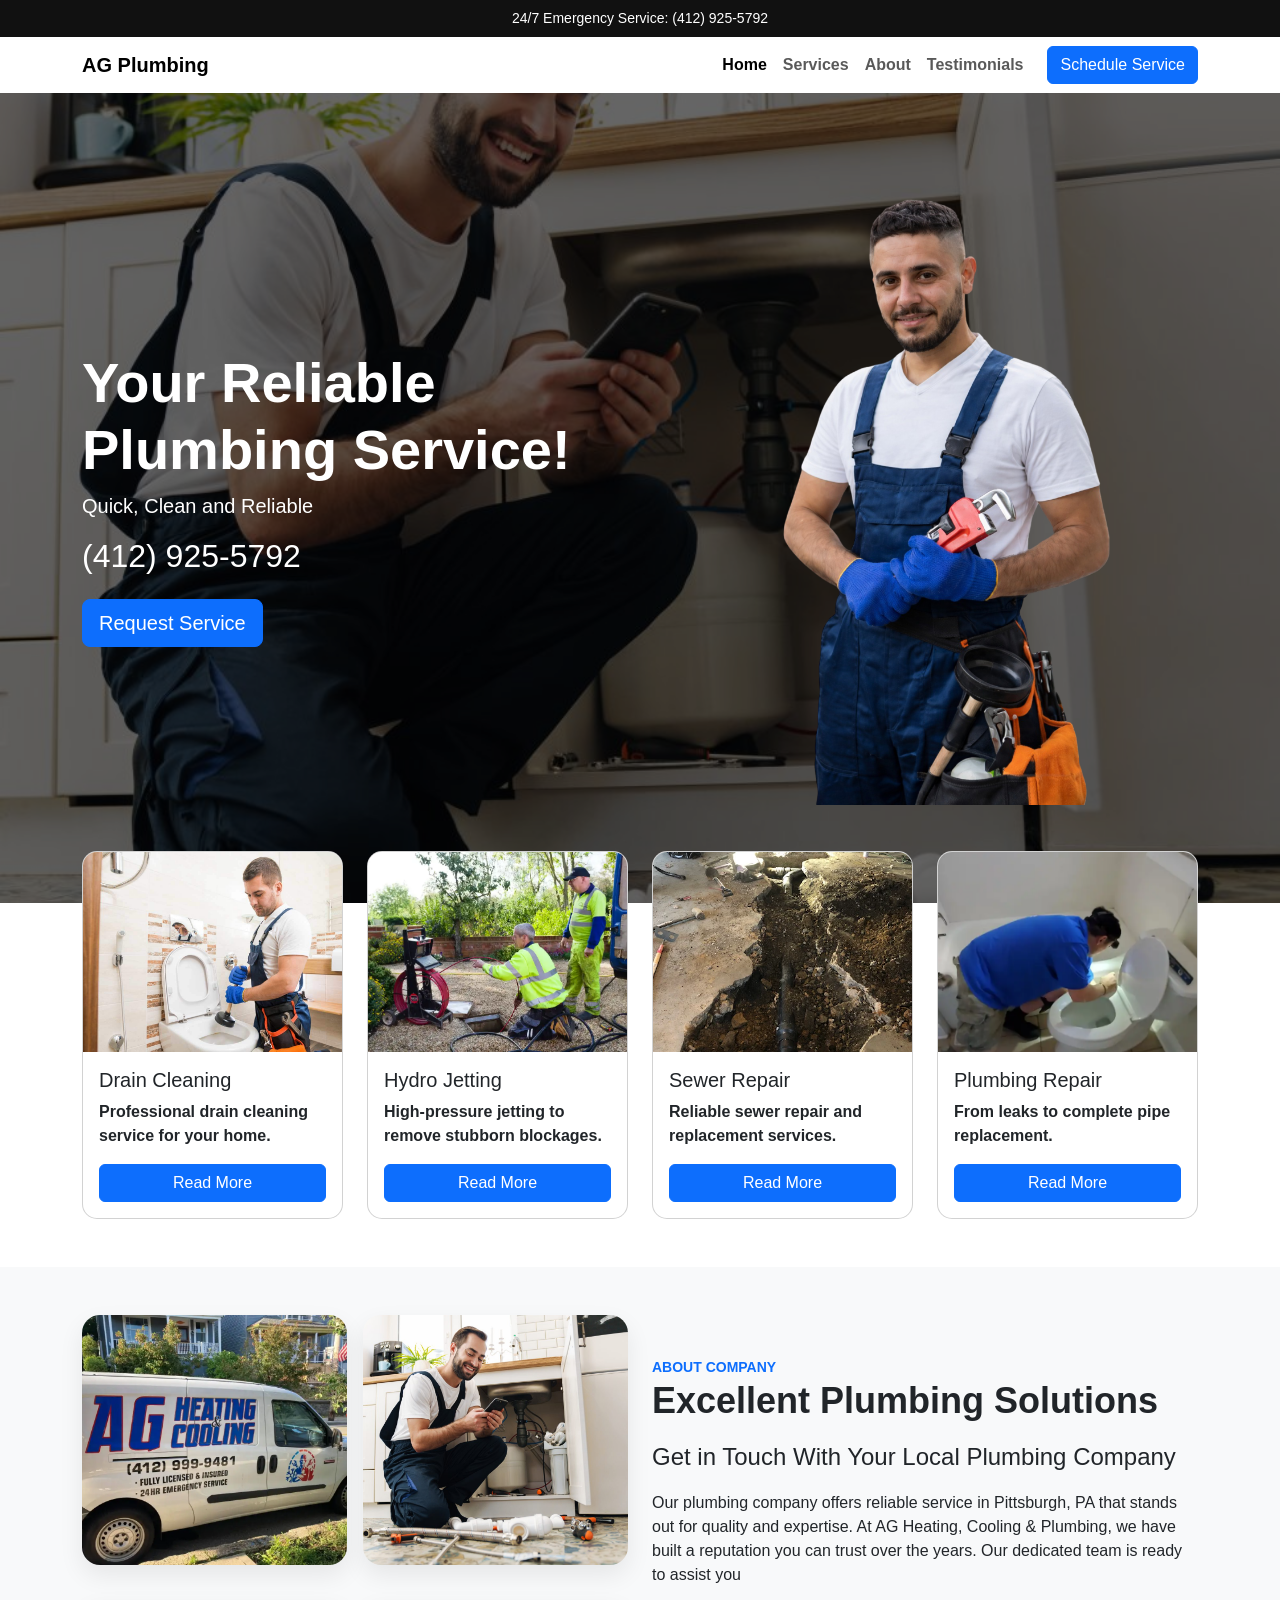
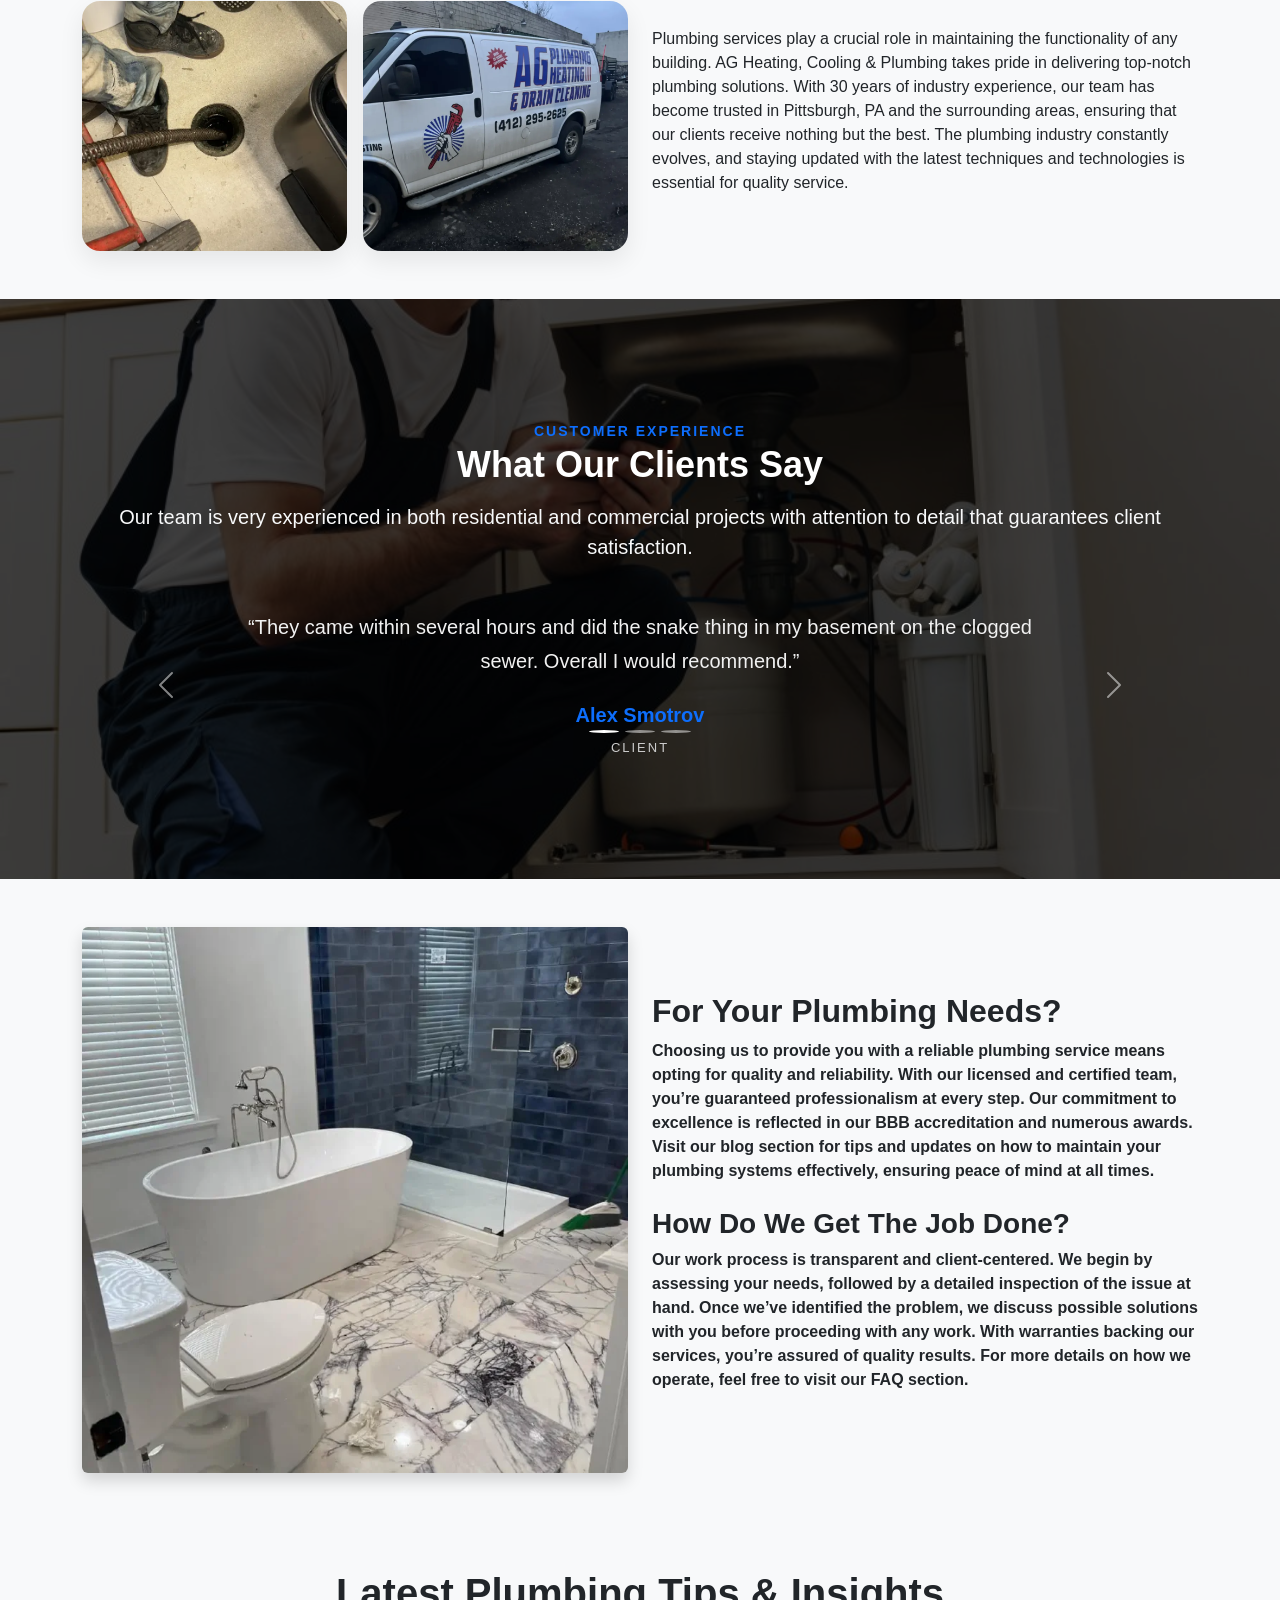
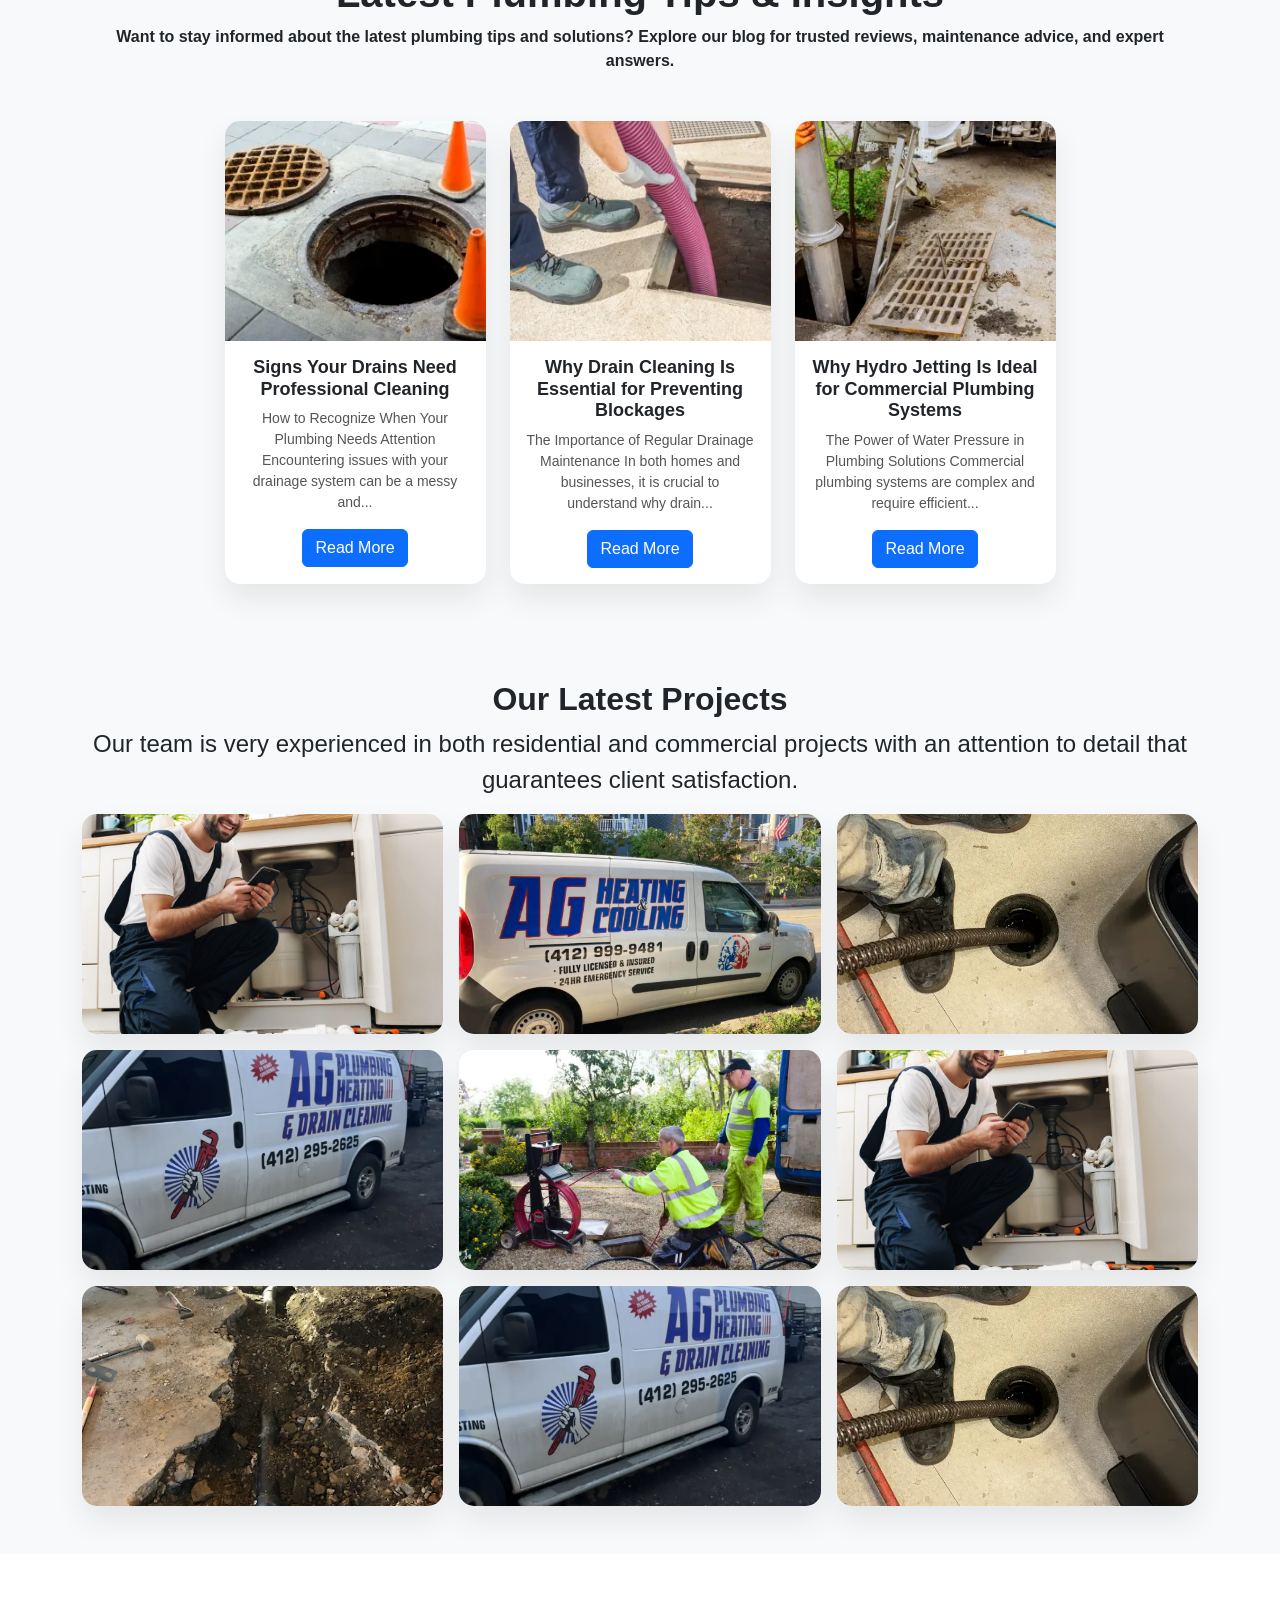
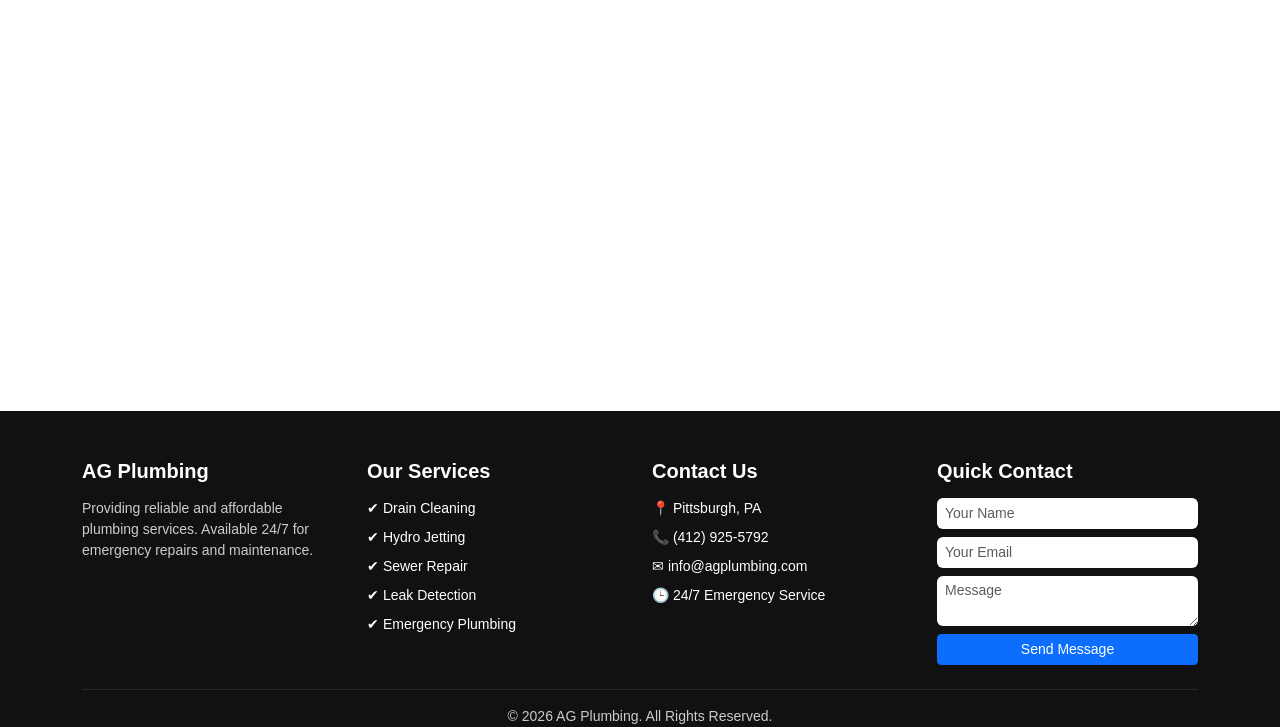
<file: index.html>
<!DOCTYPE html>
<html lang="en">

<head>
    <meta charset="UTF-8">
    <title>AG Plumbing</title>
    <meta name="viewport" content="width=device-width, initial-scale=1">

    <link href="https://cdn.jsdelivr.net/npm/bootstrap@5.3.2/dist/css/bootstrap.min.css" rel="stylesheet">

    <link rel="stylesheet" href="home.css">
</head>

<body>

    <div class="top-bar text-center">
        24/7 Emergency Service: (412) 925-5792
    </div>

    <nav class="navbar navbar-expand-lg navbar-light bg-white shadow-sm  fw-bold ">
        <div class="container">
            <a class="navbar-brand fw-bold" href="#">AG Plumbing</a>
            <button class="navbar-toggler" type="button" data-bs-toggle="collapse" data-bs-target="#navbarNav">
                <span class="navbar-toggler-icon"></span>
            </button>

            <div class="collapse navbar-collapse" id="navbarNav">
                <ul class="navbar-nav ms-auto">
                    <li class="nav-item"><a class="nav-link active" href="#">Home</a></li>
                    <li class="nav-item"><a class="nav-link" href="#services">Services</a></li>
                    <li class="nav-item"><a class="nav-link" href="#about">About</a></li>
                    <li class="nav-item"><a class="nav-link" href="#testimonials">Testimonials</a></li>
                </ul>
                <a href="#" class="btn btn-primary ms-lg-3">Schedule Service</a>
            </div>
        </div>
    </nav>

    <!-- Hero -->
    <section class="hero">
        <div class="hero-overlay"></div>
        <div class="container hero-content">
            <div class="row align-items-center">
                <div class="col-lg-6 text-white">
                    <h1>Your Reliable <br> Plumbing Service!</h1>
                    <p class="lead">Quick, Clean and Reliable</p>
                    <h2>(412) 925-5792</h2>
                    <a href="#" class="btn btn-primary btn-lg mt-3">Request Service</a>
                </div>
                <div class="col-lg-6 text-center mt-5 mt-lg-0 h-50">
                    <img src="./asset/plumber.png" class="img-fluid w-75">
                </div>
            </div>
        </div>
    </section>

    <!-- Services -->
    <section id="services" class="py-5 fw-bold ">
        <div class="container">
            <div class="row g-4">

                <div class="col-md-6 col-lg-3">
                    <div class="card service-card">
                        <img src="./asset/div.jpg">
                        <div class="card-body">
                            <h5>Drain Cleaning</h5>
                            <p>Professional drain cleaning service for your home.</p>
                          <button type="button" class="btn btn-primary">Read More</button>
                            
                        </div>
                    </div>
                </div>

                <div class="col-md-6 col-lg-3">
                    <div class="card service-card">
                        <img src="./asset/Hy.webp">
                        <div class="card-body">
                            <h5>Hydro Jetting</h5>
                            <p>High-pressure jetting to remove stubborn blockages.</p>
                          <button type="button" class="btn btn-primary">Read More</button>
                            
                        </div>
                    </div>
                </div>

                <div class="col-md-6 col-lg-3">
                    <div class="card service-card">
                        <img src="./asset/Sewer.webp">
                        <div class="card-body">
                            <h5>Sewer Repair</h5>
                            <p>Reliable sewer repair and replacement services.</p>
                          <button type="button" class="btn btn-primary">Read More</button>
                            
                        </div>
                    </div>
                </div>

                <div class="col-md-6 col-lg-3">
                    <div class="card service-card">
                        <img src="./asset/Plumbing-Repair.webp">
                        <div class="card-body">
                            <h5>Plumbing Repair</h5>
                            <p>From leaks to complete pipe replacement.</p>
                          <button type="button" class="btn btn-primary">Read More</button>
                            
                        </div>
                    </div>
                </div>

            </div>
        </div>
    </section>

    <!-- About -->
    <section id="about" class="py-5 bg-light">
        <div class="container">
            <div class="row align-items-center"> <!-- Left Side Image Cards -->
                <div class="col-lg-6">
                    <div class="row g-3">
                        <div class="col-6">
                            <div class="about-card"> <img src="./asset/Plumbing-Services-15.webp" class="img-fluid"
                                    alt=""> </div>

                        </div>
                        <div class="col-6">
                            <div class="about-card"> <img src="./asset/imgplu.jpeg" class="img-fluid" alt=""> </div>
                        </div>
                        <div class="col-6">
                            <div class="about-card"> <img src="./asset/Trusted-Commercial-Plumbing.webp"
                                    class="img-fluid" alt=""> </div>
                        </div>
                        <div class="col-6">
                            <div class="about-card"> <img src="./asset/Reputable-Residential-Plumbing-980x1307.webp"
                                    class="img-fluid" alt=""> </div>
                        </div>
                    </div>
                </div>
                <div class="col-lg-6"> <span class="text-primary fw-bold small" style="font-weight: 700;">ABOUT
                        COMPANY</span>
                    <h2 class="section-title fw-bold mb-3">Excellent Plumbing Solutions</h2>
                    <p style="font-size:x-large; font-weight: 500;"> Get in Touch With Your Local Plumbing Company </p>
                    <p> Our plumbing company offers reliable service in Pittsburgh, PA that stands out for quality and
                        expertise. At AG Heating, Cooling & Plumbing, we have built a reputation you can trust over the
                        years. Our dedicated team is ready to assist you</p>
                    <br>
                    <p>Plumbing services play a crucial role in maintaining the functionality of any building. AG
                        Heating, Cooling & Plumbing takes pride in delivering top-notch plumbing solutions. With 30
                        years of industry experience, our team has become trusted in Pittsburgh, PA and the surrounding
                        areas, ensuring that our clients receive nothing but the best. The plumbing industry constantly
                        evolves, and staying updated with the latest techniques and technologies is essential for
                        quality service.</p>
                </div>
            </div>
        </div>
    </section>


    <!-- Testimonials -->
    <section id="testimonials" class="testimonial-section">
        <div class="overlay"></div>

        <div class="container text-center position-relative">
            <span class="section-subtitle">CUSTOMER EXPERIENCE</span>
            <h2 class="section-title text-white mb-3">What Our Clients Say</h2>

            <p class="lead text-light mb-5">
                Our team is very experienced in both residential and commercial projects
                with attention to detail that guarantees client satisfaction.
            </p>

            <div id="testimonialCarousel" class="carousel slide" data-bs-ride="carousel">

                <!-- Indicators -->
                <div class="carousel-indicators">
                    <button type="button" data-bs-target="#testimonialCarousel" data-bs-slide-to="0"
                        class="active"></button>
                    <button type="button" data-bs-target="#testimonialCarousel" data-bs-slide-to="1"></button>
                    <button type="button" data-bs-target="#testimonialCarousel" data-bs-slide-to="2"></button>
                </div>

                <div class="carousel-inner">

                    <div class="carousel-item active">
                        <div class="testimonial-content">
                            <p class="testimonial-text">
                                “They came within several hours and did the snake thing in my basement on the clogged
                                sewer.
                                Overall I would recommend.”
                            </p>
                            <h5 class="client-name">Alex Smotrov</h5>
                            <span class="client-role">Client</span>
                        </div>
                    </div>

                    <div class="carousel-item">
                        <div class="testimonial-content">
                            <p class="testimonial-text">
                                “AG Plumbing is the best contractor I’ve used. Very responsive and knowledgeable.
                                Definitely would recommend.”
                            </p>
                            <h5 class="client-name">Morgan Kramer</h5>
                            <span class="client-role">Client</span>
                        </div>
                    </div>

                    <div class="carousel-item">
                        <div class="testimonial-content">
                            <p class="testimonial-text">
                                “They were able to send someone the same day.
                                The tech was professional and fixed the problem quickly.”
                            </p>
                            <h5 class="client-name">Casey Gordon</h5>
                            <span class="client-role">Client</span>
                        </div>
                    </div>

                </div>

                <!-- Controls -->
                <button class="carousel-control-prev" type="button" data-bs-target="#testimonialCarousel"
                    data-bs-slide="prev">
                    <span class="carousel-control-prev-icon"></span>
                </button>

                <button class="carousel-control-next" type="button" data-bs-target="#testimonialCarousel"
                    data-bs-slide="next">
                    <span class="carousel-control-next-icon"></span>
                </button>

            </div>
        </div>
    </section>
    <!-- Why Choose Us -->
    <section class="py-5 bg-light fw-bold ">
        <div class="container">
            <div class="row align-items-center gy-4">
                <div class="col-lg-6">
                    <img src="./asset/Plumbing-Services-16-768x768-1.webp" class="img-fluid rounded shadow">
                </div>
                <div class="col-lg-6">
                    <h2 class="fw-bold" style="font-weight: 700; ">For Your Plumbing Needs?</h2>
                    <p>
                        Choosing us to provide you with a reliable plumbing service means opting for quality and
                        reliability. With our licensed and certified team, you’re guaranteed professionalism at every
                        step. Our commitment to excellence is reflected in our BBB accreditation and numerous awards.
                        Visit our blog section for tips and updates on how to maintain your plumbing systems
                        effectively, ensuring peace of mind at all times.
                    </p>

                    <h3 class="fw-bold mt-4" style="font-weight: 700; ">How Do We Get The Job Done?</h3>
                    <p>
                        Our work process is transparent and client-centered. We begin by assessing your needs, followed
                        by a detailed inspection of the issue at hand. Once we’ve identified the problem, we discuss
                        possible solutions with you before proceeding with any work. With warranties backing our
                        services, you’re assured of quality results. For more details on how we operate, feel free to
                        visit our FAQ section.
                    </p>
                </div>
            </div>
        </div>
    </section>

    <!-- --------------------------------------------------Latest Plumbering ------------------------ -->

    <section class="py-5 bg-light">
    <div class="container">

        <div class="text-center mb-5">
            <h2 class="fw-semibold display-6">
                Latest Plumbing Tips & Insights
            </h2>
            <p class="fw-semibold">
                Want to stay informed about the latest plumbing tips and solutions?
                Explore our blog for trusted reviews, maintenance advice,
                and expert answers.
            </p>
        </div>

        <div class="row g-4 justify-content-center">

            <div class="col-md-6 col-lg-3">
                <div class="card custom-card h-100 ">
                    <img src="./asset/Signs-Your-Drains-Need-Professional-Cleaning-Services-Pittsburgh-PA-400x250.webp" 
                         class="card-img-top" alt="">
                    <div class="card-body text-center">
                        <h5 class="card-title fw-bold">
                            Signs Your Drains Need Professional Cleaning
                        </h5>
                        <p class="card-text">
                           How to Recognize When Your Plumbing Needs Attention Encountering issues with your drainage system can be a messy and...
                        </p>
                        <button class="btn btn-primary">Read More</button>
                    </div>
                </div>
            </div>

                 <div class="col-md-6 col-lg-3">
                <div class="card custom-card h-100">
                    <img src="./asset/Why-Drain-Cleaning-Is-Essential-For-Preventing-Blockages-Pittsburgh-PA-400x250.webp"
                         class="card-img-top" alt="">
                    <div class="card-body text-center">
                        <h5 class="card-title fw-bold">
                            Why Drain Cleaning Is Essential for Preventing Blockages
                        </h5>
                        <p class="card-text">
                          The Importance of Regular Drainage Maintenance In both homes and businesses, it is crucial to understand why drain...</p>

                        <button class="btn btn-primary">Read More</button>
                    </div>
                </div>
            </div>

                 <div class="col-md-6 col-lg-3">
                <div class="card custom-card h-100">
                    <img src="./asset/Why-Hydro-Jetting-Is-Ideal-For-Commercial-Plumbing-Systems-Pittsburgh-PA-400x250.webp" 
                         class="card-img-top" alt="">
                    <div class="card-body text-center">
                        <h5 class="card-title fw-bold">
                          Why Hydro Jetting Is Ideal for Commercial Plumbing Systems
                        </h5>
                        <p class="card-text">
                          The Power of Water Pressure in Plumbing Solutions Commercial plumbing systems are complex and require efficient...</p>
                        <button class="btn btn-primary">Read More</button>
                    </div>
                </div>
            </div>

     
        </div>
    </div>
</section>

    <!---------------------------- Save image------------------------------------  -->
    
    <section class="gallery-section py-5 bg-light">
    <div class="container">
        <div class="row g-3">
               <div class="text-center">
                 <h2 style="font-weight: 600;">Our Latest Projects</h2>
                <div style="font-size: 1.5rem;">Our team is very experienced in both residential and commercial projects with an attention to detail that guarantees client satisfaction.</div>
               </div>
            <div class="col-md-6 col-lg-4">
                <div class="custom-card h-100">
                    <img src="./asset/imgplu.jpeg" alt="">
                </div>
            </div>

            <div class="col-md-6 col-lg-4">
                <div class="custom-card h-100">
                    <img src="./asset/Plumbing-Services-15.webp" alt="">
                </div>
            </div>

            <div class="col-md-6 col-lg-4">
                <div class="custom-card h-100">
                    <img src="./asset/Trusted-Commercial-Plumbing.webp" alt="">
                </div>
            </div>

            <div class="col-md-6 col-lg-4">
                <div class="custom-card h-100">
                    <img src="./asset/Reputable-Residential-Plumbing-980x1307.webp" alt="">
                </div>
            </div>
                       <div class="col-md-6 col-lg-4">
                <div class="custom-card h-100">
                    <img src="./asset/Hy.webp" alt="">
                </div>
            </div>

            <div class="col-md-6 col-lg-4">
                <div class="custom-card h-100">
                    <img src="./asset/imgplu.jpeg" alt="">
                </div>
            </div>

            <div class="col-md-6 col-lg-4">
                <div class="custom-card h-100">
                    <img src="./asset/Sewer.webp" alt="">
                </div>
            </div>

            <div class="col-md-6 col-lg-4">
                <div class="custom-card h-100">
                    <img src="./asset/Reputable-Residential-Plumbing-980x1307.webp" alt="">
                </div>
            </div>
                       <div class="col-md-6 col-lg-4">
                <div class="custom-card h-100">
                    <img src="./asset/Trusted-Commercial-Plumbing.webp" alt="">
                </div>
            </div>

          



        </div>
    </div>
</section>




   <section class="map-section">
    <div class="container-fluid p-0">
        <iframe 
            src="https://www.google.com/maps?q=Pittsburgh,+PA&output=embed"
            width="100%" 
            height="450" 
            style="border:0;" 
            allowfullscreen="" 
            loading="lazy">
        </iframe>
    </div>
</section>

    <!-- Footer -->
   <footer class="footer-section text-white pt-5">
    <div class="container">
        <div class="row gy-4">

            <!-- Company Info -->
            <div class="col-md-6 col-lg-3">
                <h5 class="footer-title">AG Plumbing</h5>
                <p>
                    Providing reliable and affordable plumbing services.
                    Available 24/7 for emergency repairs and maintenance.
                </p>
            </div>

            <!-- Plumbing Services -->
            <div class="col-md-6 col-lg-3">
                <h5 class="footer-title">Our Services</h5>
                <ul class="footer-links">
                    <li>✔ Drain Cleaning</li>
                    <li>✔ Hydro Jetting</li>
                    <li>✔ Sewer Repair</li>
                    <li>✔ Leak Detection</li>
                    <li>✔ Emergency Plumbing</li>
                </ul>
            </div>

            <!-- Contact Info -->
            <div class="col-md-6 col-lg-3">
                <h5 class="footer-title">Contact Us</h5>
                <ul class="footer-links">
                    <li>📍 Pittsburgh, PA</li>
                    <li>📞 (412) 925-5792</li>
                    <li>✉ info@agplumbing.com</li>
                    <li>🕒 24/7 Emergency Service</li>
                </ul>
            </div>

            <!-- Contact Form -->
            <div class="col-md-6 col-lg-3">
                <h5 class="footer-title">Quick Contact</h5>
                <form>
                    <div class="mb-2">
                        <input type="text" class="form-control form-control-sm" placeholder="Your Name">
                    </div>
                    <div class="mb-2">
                        <input type="email" class="form-control form-control-sm" placeholder="Your Email">
                    </div>
                    <div class="mb-2">
                        <textarea class="form-control form-control-sm" rows="2" placeholder="Message"></textarea>
                    </div>
                    <button type="submit" class="btn btn-primary btn-sm w-100">
                        Send Message
                    </button>
                </form>
            </div>

        </div>

        <!-- Bottom Bar -->
        <div class="footer-bottom text-center mt-4 pt-3">
            <p class="mb-0">
                © 2026 AG Plumbing. All Rights Reserved.
            </p>
        </div>
    </div>
</footer>

    <script src="https://cdn.jsdelivr.net/npm/bootstrap@5.3.2/dist/js/bootstrap.bundle.min.js"></script>
</body>

</html>
</file>
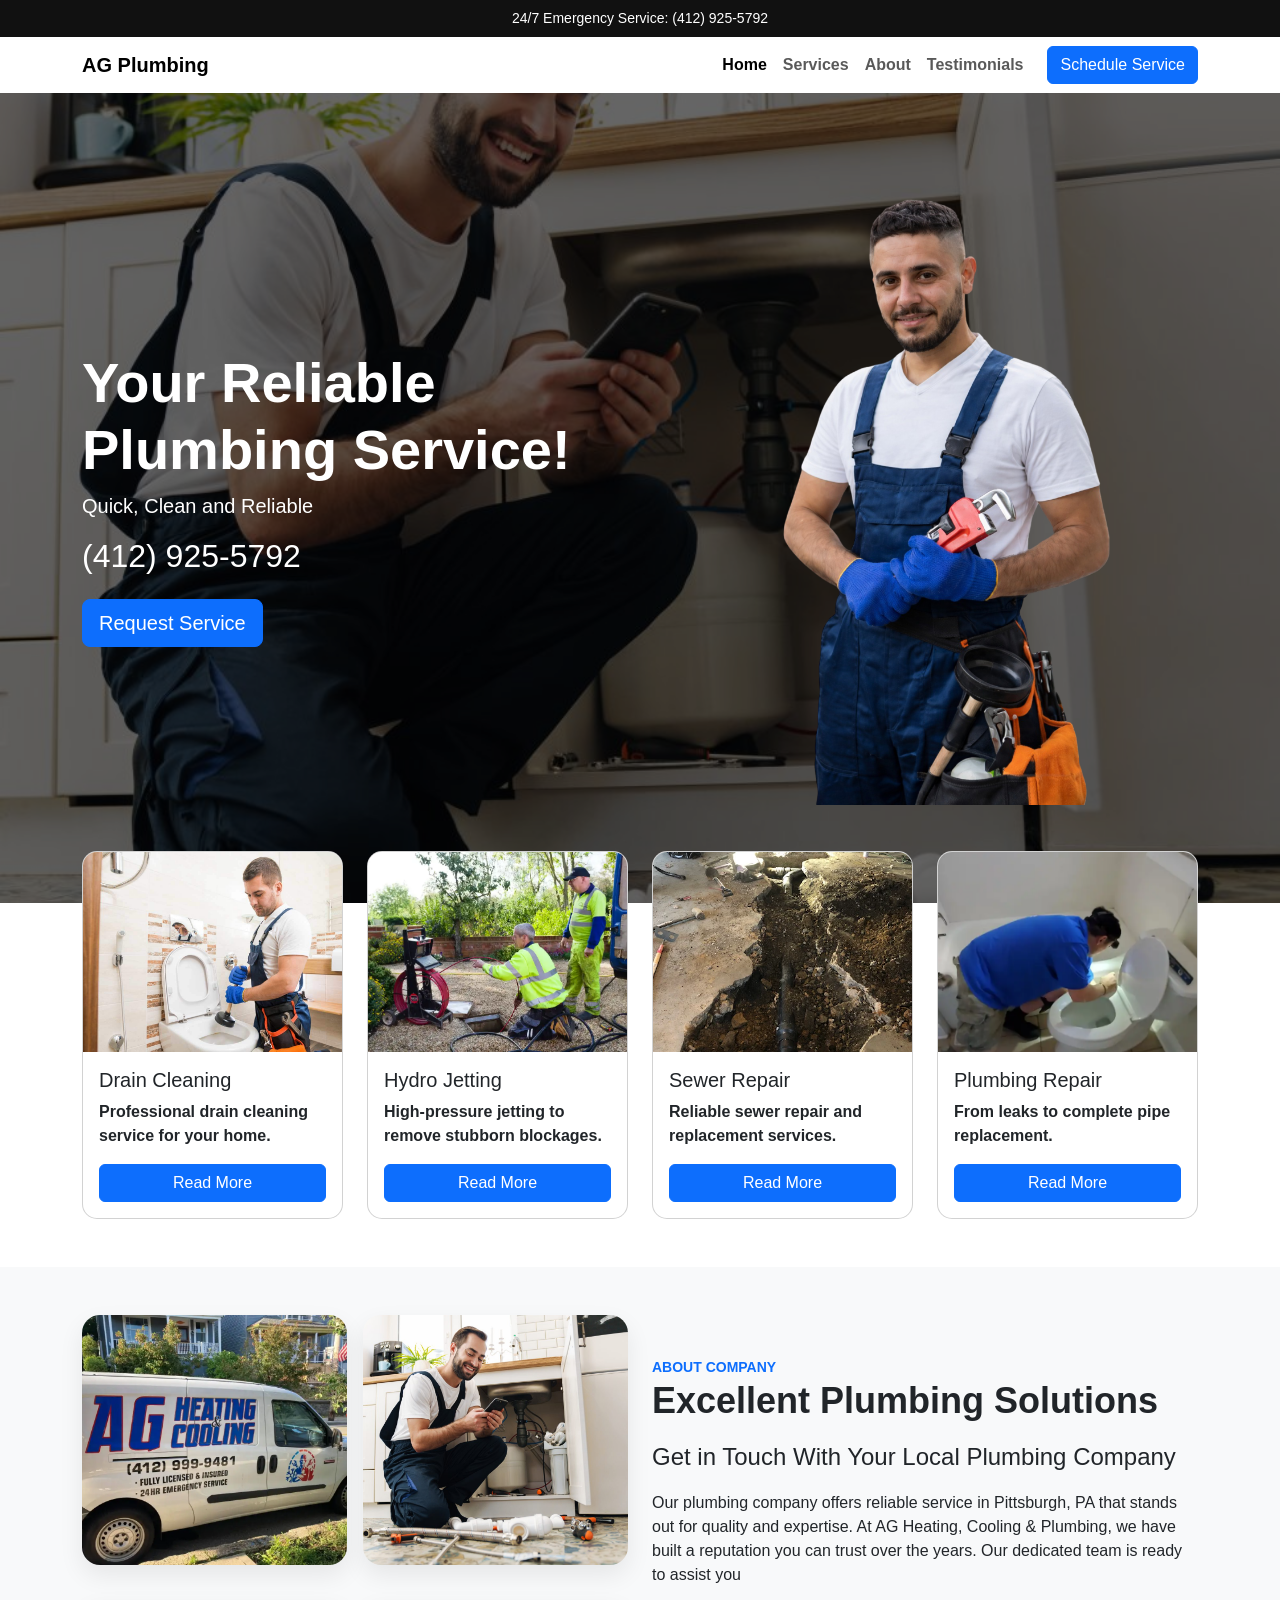
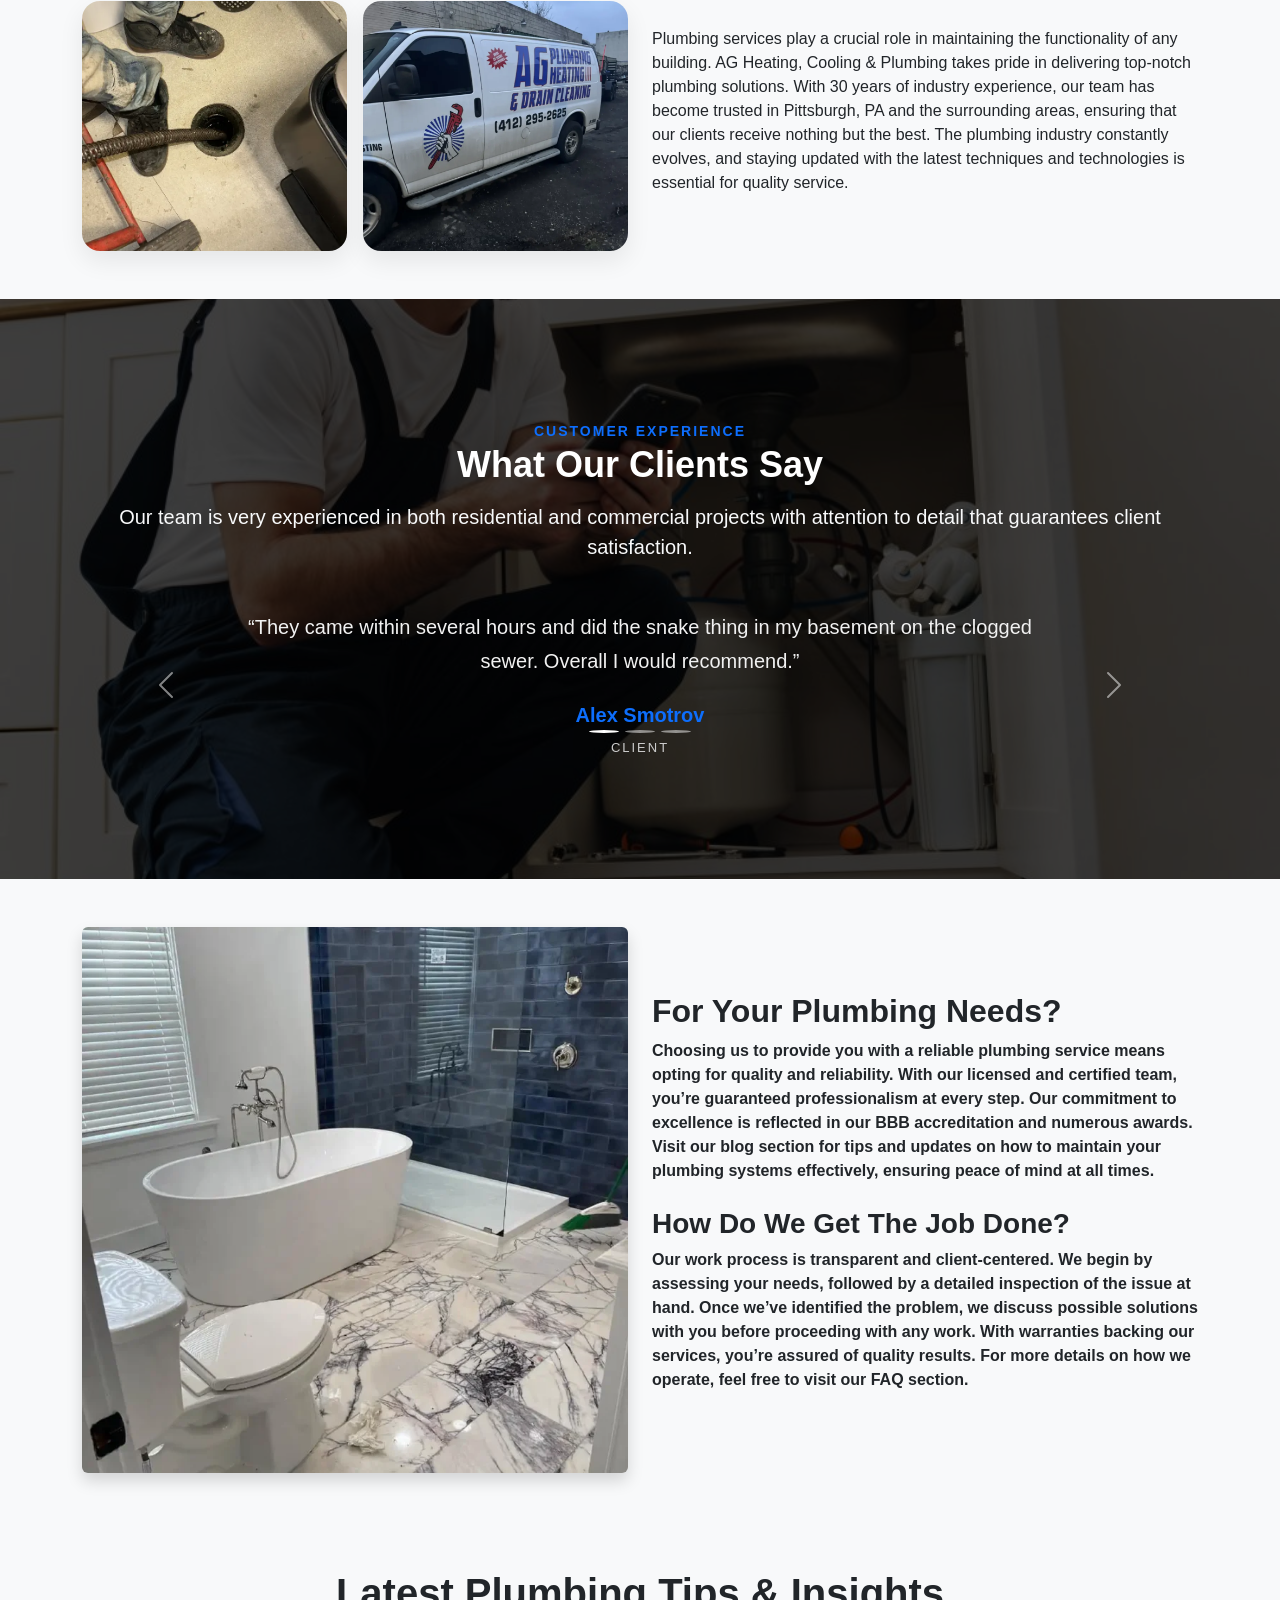
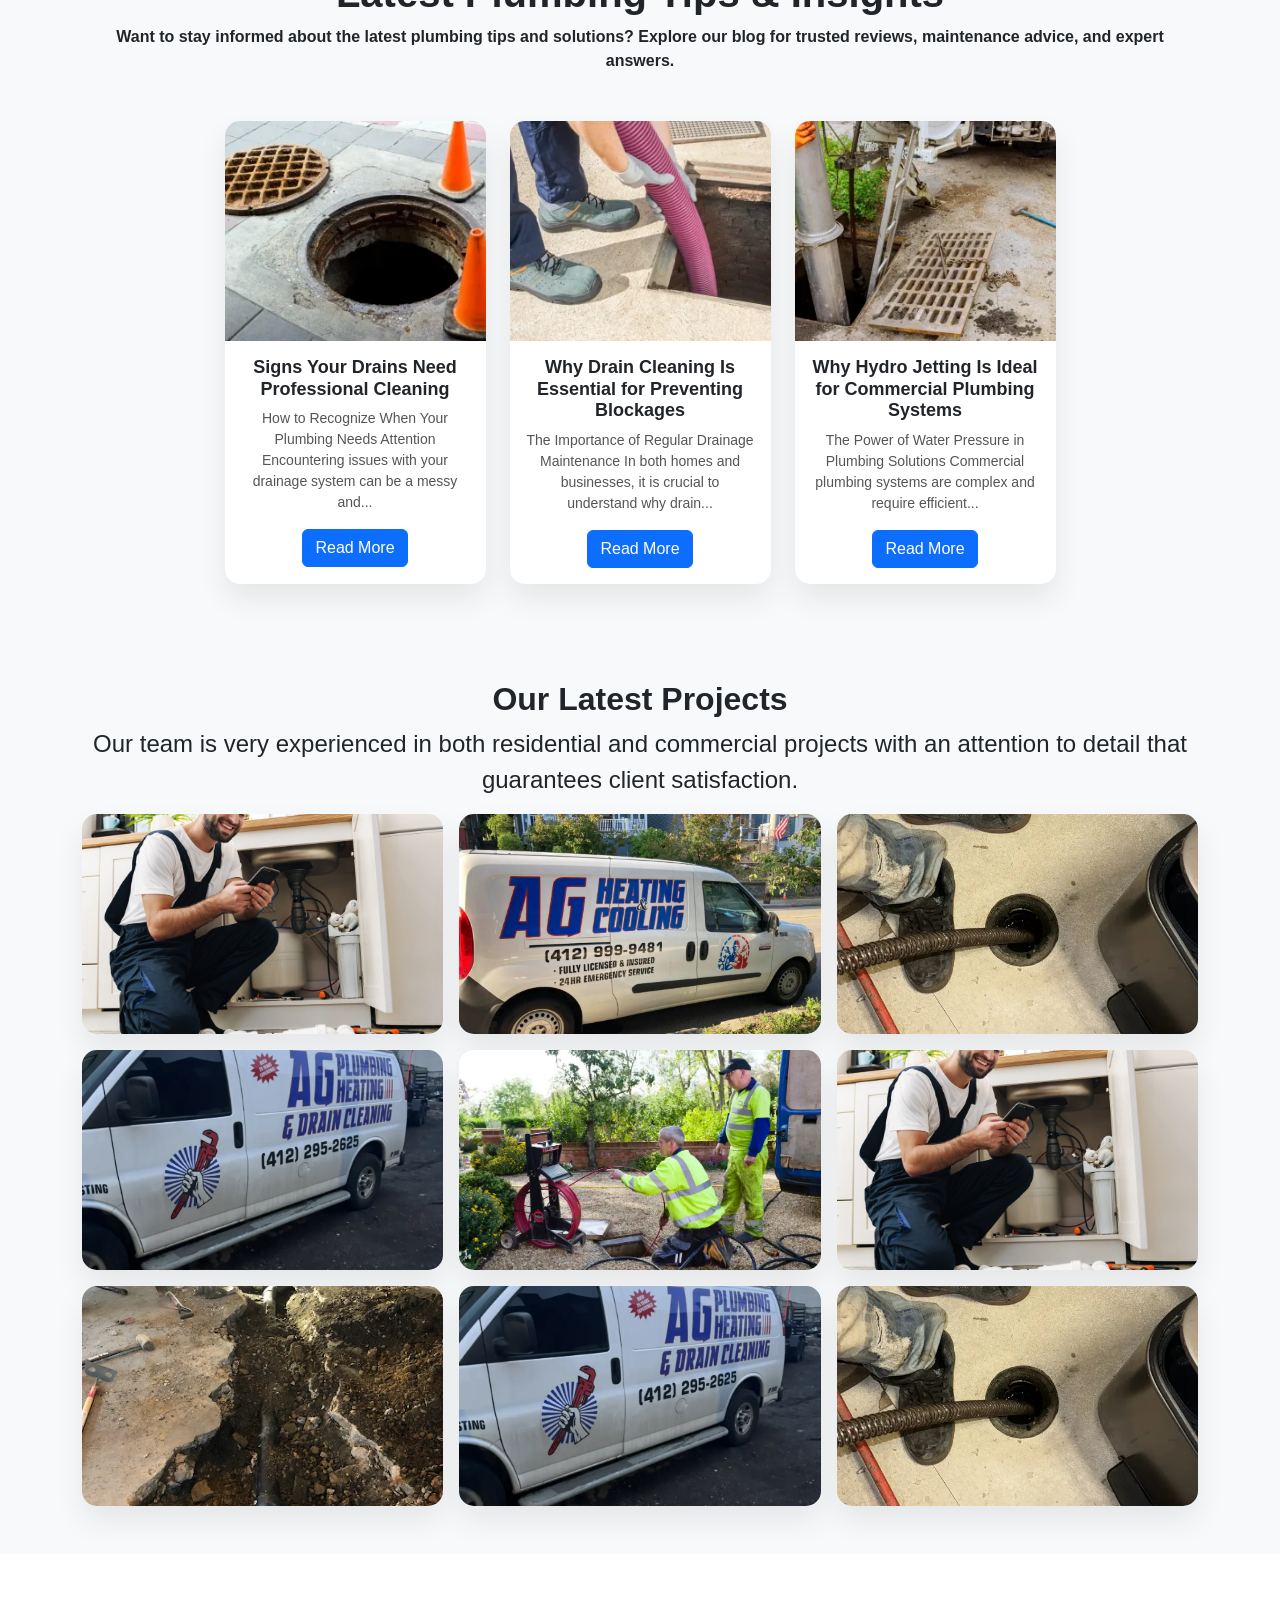
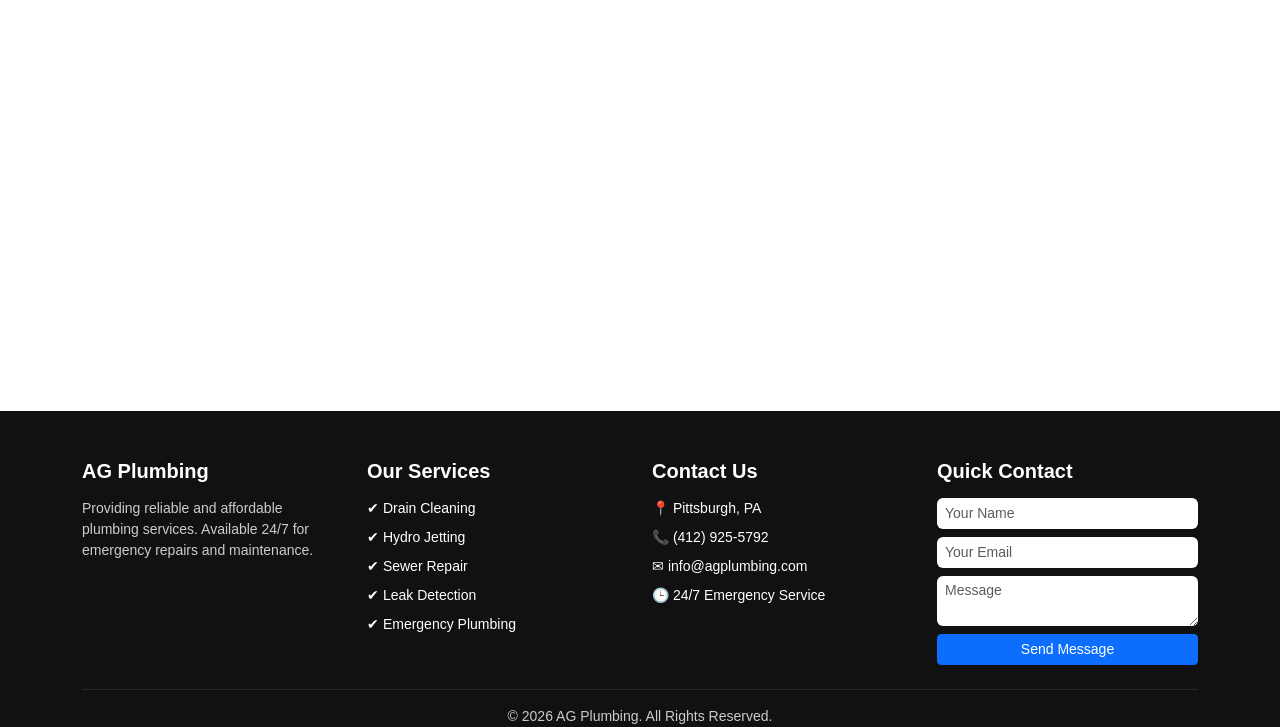
<file: home.html>
<!DOCTYPE html>
<html lang="en">

<head>
    <meta charset="UTF-8">
    <title>AG Plumbing</title>
    <meta name="viewport" content="width=device-width, initial-scale=1">

    <link href="https://cdn.jsdelivr.net/npm/bootstrap@5.3.2/dist/css/bootstrap.min.css" rel="stylesheet">

    <link rel="stylesheet" href="home.css">
</head>

<body>

    <div class="top-bar text-center">
        24/7 Emergency Service: (412) 925-5792
    </div>

    <nav class="navbar navbar-expand-lg navbar-light bg-white shadow-sm  fw-bold ">
        <div class="container">
            <a class="navbar-brand fw-bold" href="#">AG Plumbing</a>
            <button class="navbar-toggler" type="button" data-bs-toggle="collapse" data-bs-target="#navbarNav">
                <span class="navbar-toggler-icon"></span>
            </button>

            <div class="collapse navbar-collapse" id="navbarNav">
                <ul class="navbar-nav ms-auto">
                    <li class="nav-item"><a class="nav-link active" href="#">Home</a></li>
                    <li class="nav-item"><a class="nav-link" href="#services">Services</a></li>
                    <li class="nav-item"><a class="nav-link" href="#about">About</a></li>
                    <li class="nav-item"><a class="nav-link" href="#testimonials">Testimonials</a></li>
                </ul>
                <a href="#" class="btn btn-primary ms-lg-3">Schedule Service</a>
            </div>
        </div>
    </nav>

    <!-- Hero -->
    <section class="hero">
        <div class="hero-overlay"></div>
        <div class="container hero-content">
            <div class="row align-items-center">
                <div class="col-lg-6 text-white">
                    <h1>Your Reliable <br> Plumbing Service!</h1>
                    <p class="lead">Quick, Clean and Reliable</p>
                    <h2>(412) 925-5792</h2>
                    <a href="#" class="btn btn-primary btn-lg mt-3">Request Service</a>
                </div>
                <div class="col-lg-6 text-center mt-5 mt-lg-0">
                    <img src="./asset/plumber.png" class="img-fluid w-75">
                </div>
            </div>
        </div>
    </section>

    <!-- Services -->
    <section id="services" class="py-5 fw-bold ">
        <div class="container">
            <div class="row g-4">

                <div class="col-md-6 col-lg-3">
                    <div class="card service-card">
                        <img src="./asset/div.jpg">
                        <div class="card-body">
                            <h5>Drain Cleaning</h5>
                            <p>Professional drain cleaning service for your home.</p>
                          <button type="button" class="btn btn-primary">Read More</button>
                            
                        </div>
                    </div>
                </div>

                <div class="col-md-6 col-lg-3">
                    <div class="card service-card">
                        <img src="./asset/Hy.webp">
                        <div class="card-body">
                            <h5>Hydro Jetting</h5>
                            <p>High-pressure jetting to remove stubborn blockages.</p>
                          <button type="button" class="btn btn-primary">Read More</button>
                            
                        </div>
                    </div>
                </div>

                <div class="col-md-6 col-lg-3">
                    <div class="card service-card">
                        <img src="./asset/Sewer.webp">
                        <div class="card-body">
                            <h5>Sewer Repair</h5>
                            <p>Reliable sewer repair and replacement services.</p>
                          <button type="button" class="btn btn-primary">Read More</button>
                            
                        </div>
                    </div>
                </div>

                <div class="col-md-6 col-lg-3">
                    <div class="card service-card">
                        <img src="./asset/Plumbing-Repair.webp">
                        <div class="card-body">
                            <h5>Plumbing Repair</h5>
                            <p>From leaks to complete pipe replacement.</p>
                          <button type="button" class="btn btn-primary">Read More</button>
                            
                        </div>
                    </div>
                </div>

            </div>
        </div>
    </section>

    <!-- About -->
    <section id="about" class="py-5 bg-light">
        <div class="container">
            <div class="row align-items-center"> <!-- Left Side Image Cards -->
                <div class="col-lg-6">
                    <div class="row g-3">
                        <div class="col-6">
                            <div class="about-card"> <img src="./asset/Plumbing-Services-15.webp" class="img-fluid"
                                    alt=""> </div>

                        </div>
                        <div class="col-6">
                            <div class="about-card"> <img src="./asset/imgplu.jpeg" class="img-fluid" alt=""> </div>
                        </div>
                        <div class="col-6">
                            <div class="about-card"> <img src="./asset/Trusted-Commercial-Plumbing.webp"
                                    class="img-fluid" alt=""> </div>
                        </div>
                        <div class="col-6">
                            <div class="about-card"> <img src="./asset/Reputable-Residential-Plumbing-980x1307.webp"
                                    class="img-fluid" alt=""> </div>
                        </div>
                    </div>
                </div>
                <div class="col-lg-6"> <span class="text-primary fw-bold small" style="font-weight: 700;">ABOUT
                        COMPANY</span>
                    <h2 class="section-title fw-bold mb-3">Excellent Plumbing Solutions</h2>
                    <p style="font-size:x-large; font-weight: 500;"> Get in Touch With Your Local Plumbing Company </p>
                    <p> Our plumbing company offers reliable service in Pittsburgh, PA that stands out for quality and
                        expertise. At AG Heating, Cooling & Plumbing, we have built a reputation you can trust over the
                        years. Our dedicated team is ready to assist you</p>
                    <br>
                    <p>Plumbing services play a crucial role in maintaining the functionality of any building. AG
                        Heating, Cooling & Plumbing takes pride in delivering top-notch plumbing solutions. With 30
                        years of industry experience, our team has become trusted in Pittsburgh, PA and the surrounding
                        areas, ensuring that our clients receive nothing but the best. The plumbing industry constantly
                        evolves, and staying updated with the latest techniques and technologies is essential for
                        quality service.</p>
                </div>
            </div>
        </div>
    </section>


    <!-- Testimonials -->
    <section id="testimonials" class="testimonial-section">
        <div class="overlay"></div>

        <div class="container text-center position-relative">
            <span class="section-subtitle">CUSTOMER EXPERIENCE</span>
            <h2 class="section-title text-white mb-3">What Our Clients Say</h2>

            <p class="lead text-light mb-5">
                Our team is very experienced in both residential and commercial projects
                with attention to detail that guarantees client satisfaction.
            </p>

            <div id="testimonialCarousel" class="carousel slide" data-bs-ride="carousel">

                <!-- Indicators -->
                <div class="carousel-indicators">
                    <button type="button" data-bs-target="#testimonialCarousel" data-bs-slide-to="0"
                        class="active"></button>
                    <button type="button" data-bs-target="#testimonialCarousel" data-bs-slide-to="1"></button>
                    <button type="button" data-bs-target="#testimonialCarousel" data-bs-slide-to="2"></button>
                </div>

                <div class="carousel-inner">

                    <div class="carousel-item active">
                        <div class="testimonial-content">
                            <p class="testimonial-text">
                                “They came within several hours and did the snake thing in my basement on the clogged
                                sewer.
                                Overall I would recommend.”
                            </p>
                            <h5 class="client-name">Alex Smotrov</h5>
                            <span class="client-role">Client</span>
                        </div>
                    </div>

                    <div class="carousel-item">
                        <div class="testimonial-content">
                            <p class="testimonial-text">
                                “AG Plumbing is the best contractor I’ve used. Very responsive and knowledgeable.
                                Definitely would recommend.”
                            </p>
                            <h5 class="client-name">Morgan Kramer</h5>
                            <span class="client-role">Client</span>
                        </div>
                    </div>

                    <div class="carousel-item">
                        <div class="testimonial-content">
                            <p class="testimonial-text">
                                “They were able to send someone the same day.
                                The tech was professional and fixed the problem quickly.”
                            </p>
                            <h5 class="client-name">Casey Gordon</h5>
                            <span class="client-role">Client</span>
                        </div>
                    </div>

                </div>

                <!-- Controls -->
                <button class="carousel-control-prev" type="button" data-bs-target="#testimonialCarousel"
                    data-bs-slide="prev">
                    <span class="carousel-control-prev-icon"></span>
                </button>

                <button class="carousel-control-next" type="button" data-bs-target="#testimonialCarousel"
                    data-bs-slide="next">
                    <span class="carousel-control-next-icon"></span>
                </button>

            </div>
        </div>
    </section>
    <!-- Why Choose Us -->
    <section class="py-5 bg-light fw-bold ">
        <div class="container">
            <div class="row align-items-center gy-4">
                <div class="col-lg-6">
                    <img src="./asset/Plumbing-Services-16-768x768-1.webp" class="img-fluid rounded shadow">
                </div>
                <div class="col-lg-6">
                    <h2 class="fw-bold" style="font-weight: 700; ">For Your Plumbing Needs?</h2>
                    <p>
                        Choosing us to provide you with a reliable plumbing service means opting for quality and
                        reliability. With our licensed and certified team, you’re guaranteed professionalism at every
                        step. Our commitment to excellence is reflected in our BBB accreditation and numerous awards.
                        Visit our blog section for tips and updates on how to maintain your plumbing systems
                        effectively, ensuring peace of mind at all times.
                    </p>

                    <h3 class="fw-bold mt-4" style="font-weight: 700; ">How Do We Get The Job Done?</h3>
                    <p>
                        Our work process is transparent and client-centered. We begin by assessing your needs, followed
                        by a detailed inspection of the issue at hand. Once we’ve identified the problem, we discuss
                        possible solutions with you before proceeding with any work. With warranties backing our
                        services, you’re assured of quality results. For more details on how we operate, feel free to
                        visit our FAQ section.
                    </p>
                </div>
            </div>
        </div>
    </section>

    <!-- --------------------------------------------------Latest Plumbering ------------------------ -->

    <section class="py-5 bg-light">
    <div class="container">

        <div class="text-center mb-5">
            <h2 class="fw-semibold display-6">
                Latest Plumbing Tips & Insights
            </h2>
            <p class="fw-semibold">
                Want to stay informed about the latest plumbing tips and solutions?
                Explore our blog for trusted reviews, maintenance advice,
                and expert answers.
            </p>
        </div>

        <div class="row g-4 justify-content-center">

            <div class="col-md-6 col-lg-3">
                <div class="card custom-card h-100 ">
                    <img src="./asset/Signs-Your-Drains-Need-Professional-Cleaning-Services-Pittsburgh-PA-400x250.webp" 
                         class="card-img-top" alt="">
                    <div class="card-body text-center">
                        <h5 class="card-title fw-bold">
                            Signs Your Drains Need Professional Cleaning
                        </h5>
                        <p class="card-text">
                           How to Recognize When Your Plumbing Needs Attention Encountering issues with your drainage system can be a messy and...
                        </p>
                        <button class="btn btn-primary">Read More</button>
                    </div>
                </div>
            </div>

                 <div class="col-md-6 col-lg-3">
                <div class="card custom-card h-100">
                    <img src="./asset/Why-Drain-Cleaning-Is-Essential-For-Preventing-Blockages-Pittsburgh-PA-400x250.webp"
                         class="card-img-top" alt="">
                    <div class="card-body text-center">
                        <h5 class="card-title fw-bold">
                            Why Drain Cleaning Is Essential for Preventing Blockages
                        </h5>
                        <p class="card-text">
                          The Importance of Regular Drainage Maintenance In both homes and businesses, it is crucial to understand why drain...</p>

                        <button class="btn btn-primary">Read More</button>
                    </div>
                </div>
            </div>

                 <div class="col-md-6 col-lg-3">
                <div class="card custom-card h-100">
                    <img src="./asset/Why-Hydro-Jetting-Is-Ideal-For-Commercial-Plumbing-Systems-Pittsburgh-PA-400x250.webp" 
                         class="card-img-top" alt="">
                    <div class="card-body text-center">
                        <h5 class="card-title fw-bold">
                          Why Hydro Jetting Is Ideal for Commercial Plumbing Systems
                        </h5>
                        <p class="card-text">
                          The Power of Water Pressure in Plumbing Solutions Commercial plumbing systems are complex and require efficient...</p>
                        <button class="btn btn-primary">Read More</button>
                    </div>
                </div>
            </div>

     
        </div>
    </div>
</section>

    <!---------------------------- Save image------------------------------------  -->
    
    <section class="gallery-section py-5 bg-light">
    <div class="container">
        <div class="row g-3">
               <div class="text-center">
                 <h2 style="font-weight: 600;">Our Latest Projects</h2>
                <div style="font-size: 1.5rem;">Our team is very experienced in both residential and commercial projects with an attention to detail that guarantees client satisfaction.</div>
               </div>
            <div class="col-md-6 col-lg-4">
                <div class="custom-card h-100">
                    <img src="./asset/imgplu.jpeg" alt="">
                </div>
            </div>

            <div class="col-md-6 col-lg-4">
                <div class="custom-card h-100">
                    <img src="./asset/Plumbing-Services-15.webp" alt="">
                </div>
            </div>

            <div class="col-md-6 col-lg-4">
                <div class="custom-card h-100">
                    <img src="./asset/Trusted-Commercial-Plumbing.webp" alt="">
                </div>
            </div>

            <div class="col-md-6 col-lg-4">
                <div class="custom-card h-100">
                    <img src="./asset/Reputable-Residential-Plumbing-980x1307.webp" alt="">
                </div>
            </div>
                       <div class="col-md-6 col-lg-4">
                <div class="custom-card h-100">
                    <img src="./asset/Hy.webp" alt="">
                </div>
            </div>

            <div class="col-md-6 col-lg-4">
                <div class="custom-card h-100">
                    <img src="./asset/imgplu.jpeg" alt="">
                </div>
            </div>

            <div class="col-md-6 col-lg-4">
                <div class="custom-card h-100">
                    <img src="./asset/Sewer.webp" alt="">
                </div>
            </div>

            <div class="col-md-6 col-lg-4">
                <div class="custom-card h-100">
                    <img src="./asset/Reputable-Residential-Plumbing-980x1307.webp" alt="">
                </div>
            </div>
                       <div class="col-md-6 col-lg-4">
                <div class="custom-card h-100">
                    <img src="./asset/Trusted-Commercial-Plumbing.webp" alt="">
                </div>
            </div>

          



        </div>
    </div>
</section>




   <section class="map-section">
    <div class="container-fluid p-0">
        <iframe 
            src="https://www.google.com/maps?q=Pittsburgh,+PA&output=embed"
            width="100%" 
            height="450" 
            style="border:0;" 
            allowfullscreen="" 
            loading="lazy">
        </iframe>
    </div>
</section>

    <!-- Footer -->
   <footer class="footer-section text-white pt-5">
    <div class="container">
        <div class="row gy-4">

            <!-- Company Info -->
            <div class="col-md-6 col-lg-3">
                <h5 class="footer-title">AG Plumbing</h5>
                <p>
                    Providing reliable and affordable plumbing services.
                    Available 24/7 for emergency repairs and maintenance.
                </p>
            </div>

            <!-- Plumbing Services -->
            <div class="col-md-6 col-lg-3">
                <h5 class="footer-title">Our Services</h5>
                <ul class="footer-links">
                    <li>✔ Drain Cleaning</li>
                    <li>✔ Hydro Jetting</li>
                    <li>✔ Sewer Repair</li>
                    <li>✔ Leak Detection</li>
                    <li>✔ Emergency Plumbing</li>
                </ul>
            </div>

            <!-- Contact Info -->
            <div class="col-md-6 col-lg-3">
                <h5 class="footer-title">Contact Us</h5>
                <ul class="footer-links">
                    <li>📍 Pittsburgh, PA</li>
                    <li>📞 (412) 925-5792</li>
                    <li>✉ info@agplumbing.com</li>
                    <li>🕒 24/7 Emergency Service</li>
                </ul>
            </div>

            <!-- Contact Form -->
            <div class="col-md-6 col-lg-3">
                <h5 class="footer-title">Quick Contact</h5>
                <form>
                    <div class="mb-2">
                        <input type="text" class="form-control form-control-sm" placeholder="Your Name">
                    </div>
                    <div class="mb-2">
                        <input type="email" class="form-control form-control-sm" placeholder="Your Email">
                    </div>
                    <div class="mb-2">
                        <textarea class="form-control form-control-sm" rows="2" placeholder="Message"></textarea>
                    </div>
                    <button type="submit" class="btn btn-primary btn-sm w-100">
                        Send Message
                    </button>
                </form>
            </div>

        </div>

        <!-- Bottom Bar -->
        <div class="footer-bottom text-center mt-4 pt-3">
            <p class="mb-0">
                © 2026 AG Plumbing. All Rights Reserved.
            </p>
        </div>
    </div>
</footer>

    <script src="https://cdn.jsdelivr.net/npm/bootstrap@5.3.2/dist/js/bootstrap.bundle.min.js"></script>
</body>

</html>
</file>
<file: home.css>
body {
    font-family: 'Segoe UI', sans-serif;
}

/* Top Bar */
.top-bar {
    background: #111;
    color: #fff;
    padding: 8px;
    font-size: 14px;
}

/* Hero */
.hero {
    background: url('./asset/imgplu.jpeg') center/cover no-repeat;
    height: 90vh;
    position: relative;
    display: flex;
    align-items: center;
    color: white;
}

.hero-overlay {
    position: absolute;
    inset: 0;
    background: rgba(0,0,0,0.6);
}

.hero-content {
    position: relative;
    z-index: 2;
}

.hero h1 {
    font-size: 3.5rem;
    font-weight: bold;
}

/* Services Overlap */
#services {
    margin-top: -100px;
    position: relative;
    z-index: 5;
}

.service-card {
    height: 100%;
    border-radius: 15px;
    overflow: hidden;
    transition: 0.3s;
}

.service-card img {
    height: 200px;
    object-fit: cover;
}

.service-card .card-body {
    display: flex;
    flex-direction: column;
    justify-content: space-between;
}

.service-card:hover {
    transform: translateY(-8px);
}

/* Testimonial Background */
.testimonial {
    background: url('./asset/imgplu.jpeg') center/cover no-repeat;
    padding: 100px 0;
    position: relative;
}

.testimonial::before {
    content: "";
    position: absolute;
    inset: 0;
    background: rgba(0,0,0,0.7);
}

.testimonial .container {
    position: relative;
    z-index: 2;
}


/* Responsive */
@media (max-width: 768px) {
    .hero {
        height: auto;
        padding: 100px 0;
        text-align: center;
    }

    #services {
        margin-top: 0;
    }

    .hero h1 {
        font-size: 2rem;
    }
}

/* About Section Image Cards */
.about-card {
    position: relative;
    border-radius: 18px;
    overflow: hidden;
    height: 100%;
    box-shadow: 0 10px 25px rgba(0, 0, 0, 0.08);
    transition: 0.4s ease;
}

.about-card img {
    width: 100%;
    height: 250px;   /* Equal Height */
    object-fit: cover;
    transition: 0.4s ease;
    display: block;
}

.about-card:hover img {
    transform: scale(1.08);
}

/* Better alignment spacing */
#about .row.g-3 {
    row-gap: 20px;
}

/* Responsive Fix */
@media (max-width: 768px) {
    .about-card img {
        height: 200px;
    }
}

/* Testimonial Section */
.testimonial-section {
    position: relative;
    background: url('./asset/imgplu.jpeg') center/cover no-repeat;
    padding: 120px 0;
    color: #fff;
}

.testimonial-section .overlay {
    position: absolute;
    inset: 0;
    background: rgba(0,0,0,0.75);
}

.testimonial-section .container {
    z-index: 2;
}

/* Titles */
.section-subtitle {
    color: #0d6efd;
    font-size: 14px;
    font-weight: 600;
    letter-spacing: 2px;
}

.section-title {
    font-size: 36px;
    font-weight: 700;
}

/* Testimonial Content */
.testimonial-content {
    max-width: 800px;
    margin: auto;
}

.testimonial-text {
    font-size: 20px;
    line-height: 1.7;
    margin-bottom: 25px;
    color: #f1f1f1;
}

.client-name {
    color: #0d6efd;
    font-weight: 700;
}

.client-role {
    font-size: 13px;
    letter-spacing: 2px;
    text-transform: uppercase;
    color: #ccc;
}

/* Carousel Dots */
.carousel-indicators button {
    width: 10px;
    height: 10px;
    border-radius: 50%;
}

/* Responsive */
@media (max-width: 768px) {
    .section-title {
        font-size: 28px;
    }

    .testimonial-text {
        font-size: 16px;
    }
}

.map-wrapper {
    width: 100%;
    height: 450px;
    border-radius: 15px;
    overflow: hidden;
    box-shadow: 0 15px 40px rgba(0,0,0,0.1);
}

.map-wrapper iframe {
    width: 100%;
    height: 100%;
    border: 0;
}

.gallery-section {
    background: #f8f9fa;
}

.custom-card {
    height: 300px;              /* SAME HEIGHT */
    border-radius: 15px;
    overflow: hidden;
    box-shadow: 0 15px 35px rgba(0,0,0,0.08);
    transition: 0.4s ease;
}

.custom-card img {
    width: 100%;
    height: 100%;
    object-fit: cover;          /* Makes image fill card perfectly */
    transition: 0.4s ease;
}

.custom-card:hover img {
    transform: scale(1.08);
}

.custom-card {
    border: none;
    border-radius: 15px;
    overflow: hidden;
    box-shadow: 0 15px 30px rgba(0,0,0,0.08);
    transition: 0.3s ease;
}

.custom-card img {
    height: 220px;        /* Same Image Height */
    object-fit: cover;    /* Prevent distortion */
}

.custom-card:hover {
    transform: translateY(-8px);
}

.card-title {
    font-size: 18px;
}

.card-text {
    font-size: 14px;
    color: #555;
}

.footer-section {
    background: #111;
}

.footer-title {
    font-weight: 700;
    margin-bottom: 15px;
}

.footer-links {
    list-style: none;
    padding: 0;
}

.footer-links li {
    margin-bottom: 8px;
    font-size: 14px;
}

.footer-links li:hover {
    color: #0d6efd;
    cursor: pointer;
}

.footer-section p {
    font-size: 14px;
    color: #ccc;
}

.footer-bottom {
    border-top: 1px solid rgba(255,255,255,0.1);
    font-size: 14px;
    color: #aaa;
}

/* Form Styling */
.footer-section .form-control {
    border-radius: 6px;
    border: none;
}

.footer-section .form-control:focus {
    box-shadow: none;
    border: 1px solid #0d6efd;
}

/* Responsive */
@media (max-width: 768px) {
    .footer-section {
        text-align: center;
    }
}
</file>
